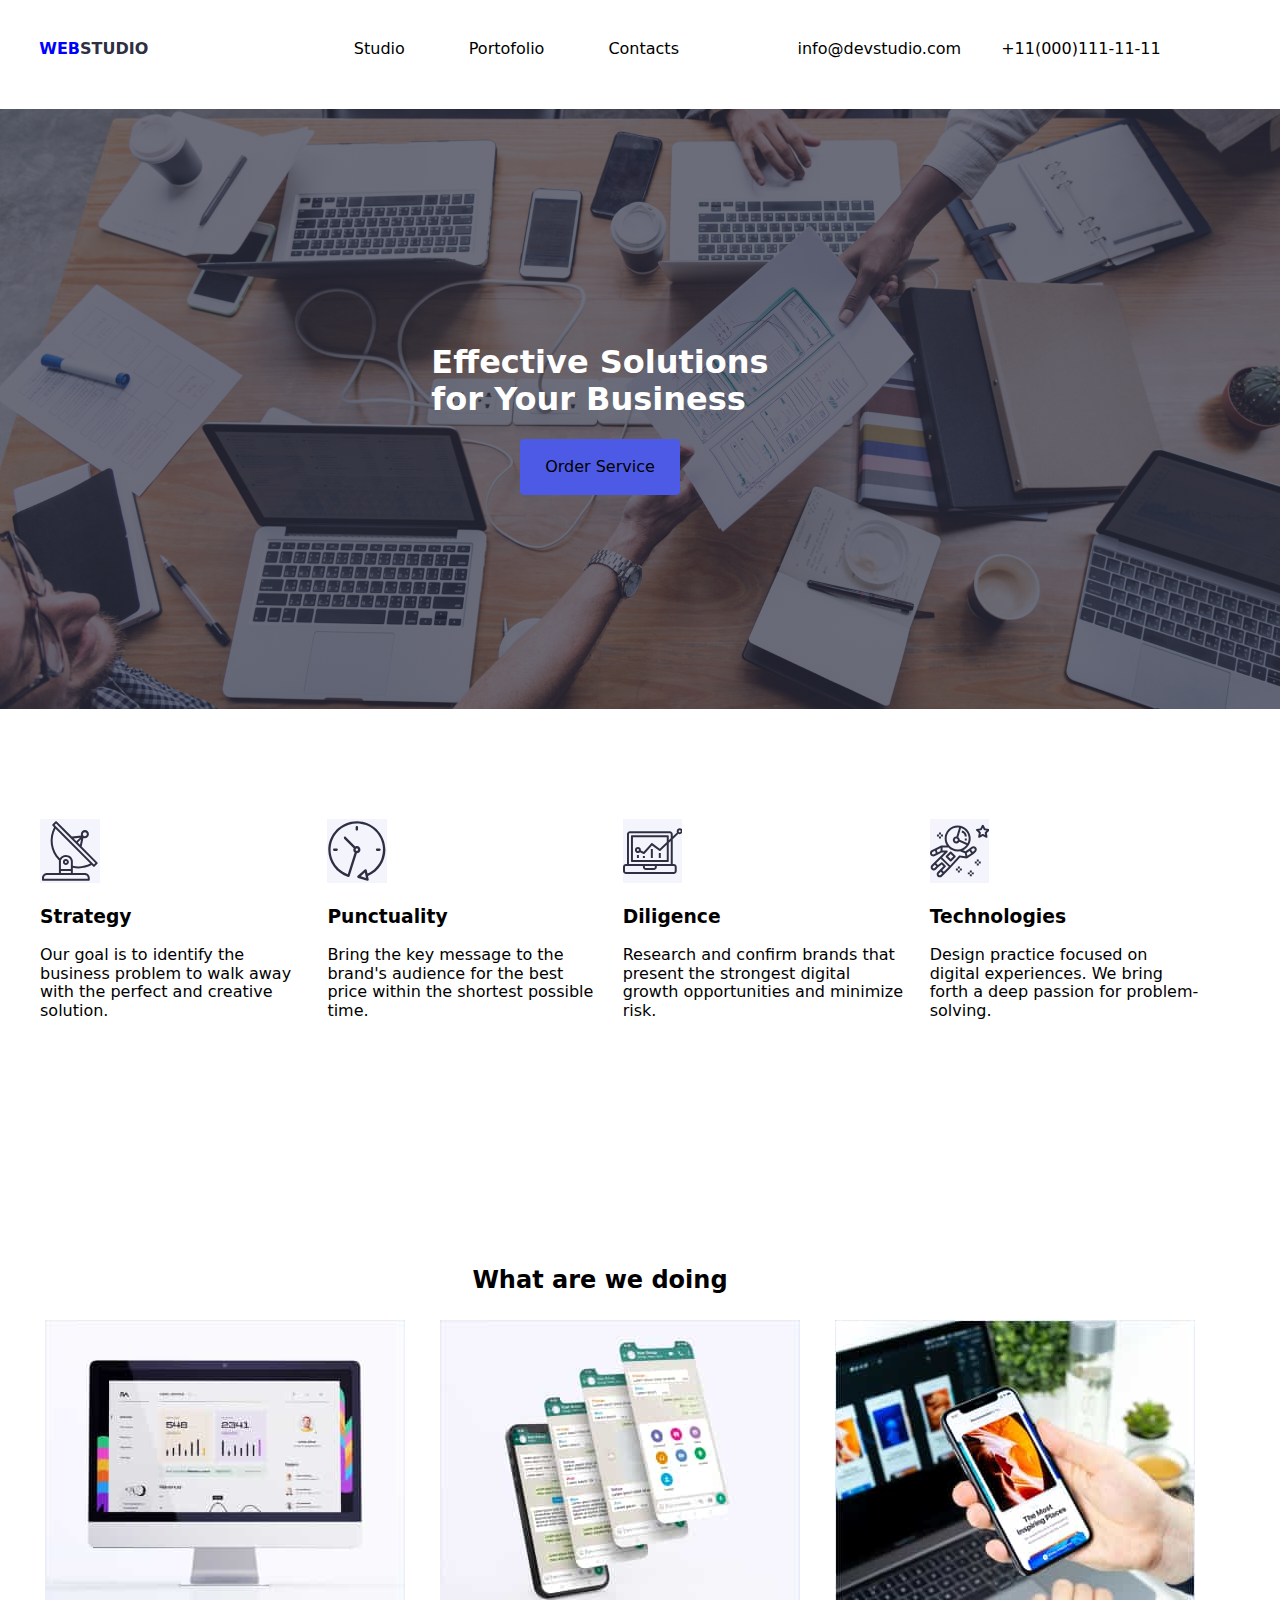
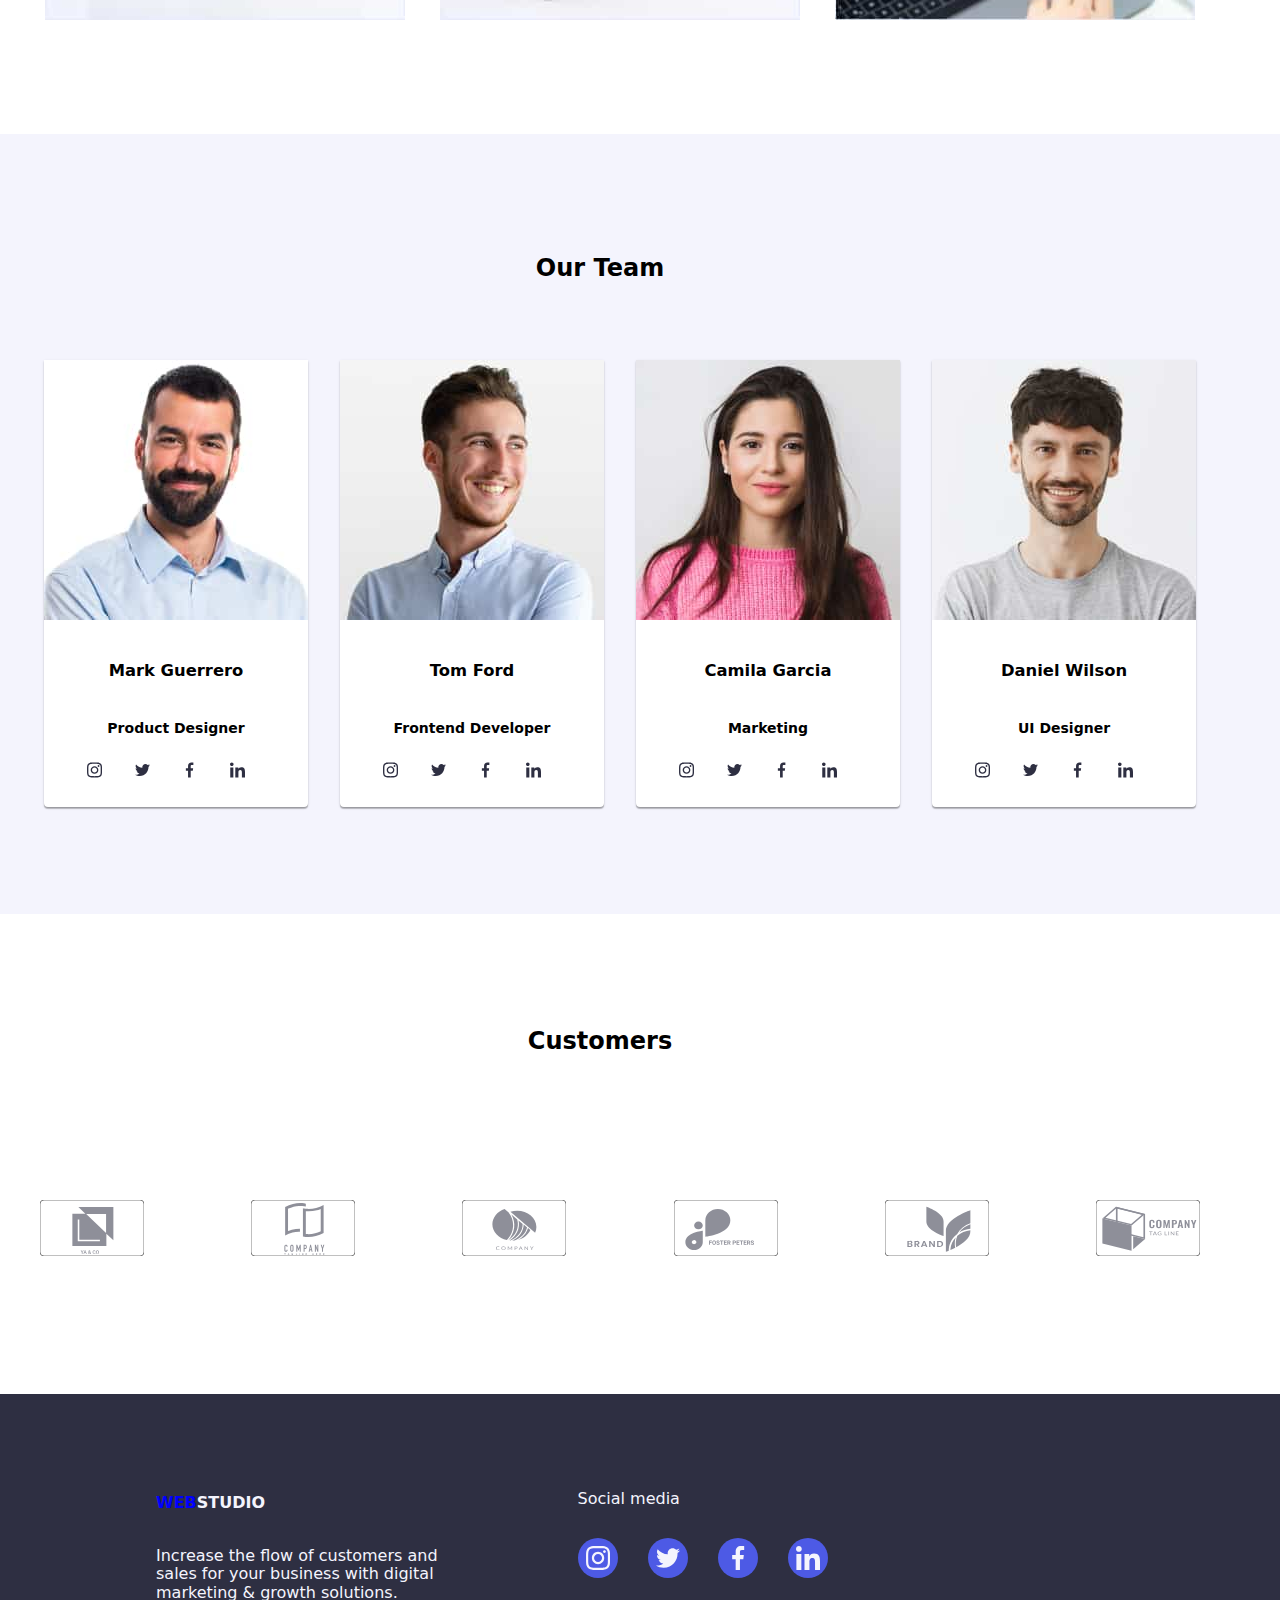
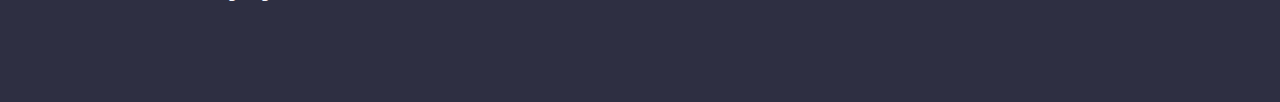
<file: index.html>
<!DOCTYPE html>
<html lang="en">

<head>
  <meta charset="UTF-8" />
  <meta name="viewport" content="width=device-width, initial-scale=1.0" />
  <title>WEBSTUDIO</title>
  <link rel="preconnect" href="https://fonts.googleapis.com" />
  <link rel="preconnect" href="https://fonts.gstatic.com" crossorigin="" />
  <link
    href="https://fonts.googleapis.com/css2?family=Raleway:ital,wght@0,700;1,700&amp;family=Roboto:wght@400;500;700;900&amp;display=swap"
    rel="stylesheet" />
  <link rel="stylesheet" href="style.css" />
  <link rel="stylesheet" href="modern-normalize.css" />
</head>
<body class="website">
  <header class="top-line container">
    <!-- Logo -->
    <a href="index.html" class="logo">STUDIO</a>
    <!-- Sectiunea Navigatie -->
    <nav class="pages">
      <ul>
        <li>
          <a href="index.html">Studio</a>
        </li>
      </ul>
      <ul>
        <li>
          <a href="Portofoliu.html">Portofolio</a>
        </li>
      </ul>
      <ul>
        <li>
          <a>Contacts</a>
        </li>
      </ul>
    </nav>
    <!-- Email and Phone -->
    <div class="link-logo">
      <a href="mailto:info@devstudio.com">info@devstudio.com</a>
      <a href="tel:+11%20(000)%20111-11-11">+11(000)111-11-11</a>
    </div>
  </header>
  <div class="header-container-content">
    <!-- Section Hero -->
    <main>
      <section class="hero section container">
        <h1 class="h1-hero">
          Effective Solutions<br />
          for Your Business
        </h1>
        <button class="button-order">Order Service</button>
      </section>
  </div>
  <!-- Section Subtitles -->
  <section class="section container">
    <ul class="about-list">
      <li>
        <div class="4-icons">
          <svg class="social-icons" width="59.72px" height="64px">
            <rect class="rect-icons" fill="#F4F4FD" width="264;" height="112px;" />
            <use href="./icons/symbol-defs1.svg#icon-antena"></use>
          </svg>
        </div>
        <h3>Strategy</h3>
        <p>
          Our goal is to identify the business problem to walk away with the
          perfect and creative solution.
        </p>
      </li>
      <li>
        <div class="4-icons">
          <svg class="social-icons" width="59.72px" height="64px">
            <rect class="rect-icons" fill="#F4F4FD" width="264;" height="112px;" />
            <use href="./icons/symbol-defs1.svg#icon-clock"></use>
          </svg>
        </div>
        <h3>Punctuality</h3>
        <p>
          Bring the key message to the brand's audience for the best price
          within the shortest possible time.
        </p>
      </li>
      <li>
        <div class="4-icons">
          <svg class="social-icons" width="59.72px" height="64px">
            <rect class="rect-icons" fill="#F4F4FD" width="264;" height="112px;" />
            <use href="./icons/symbol-defs1.svg#icon-diagram"></use>
          </svg>
        </div>
        <h3>Diligence</h3>
        <p>
          Research and confirm brands that present the strongest digital
          growth opportunities and minimize risk.
        </p>
      </li>
      <li>
        <div class="4-icons">
          <svg class="social-icons" width="59.72px" height="64px">
            <rect class="rect-icons" fill="#F4F4FD" width="264;" height="112px;" />
            <use href="./icons/symbol-defs1.svg#icon-astronaut"></use>
          </svg>
        </div>
        <h3>Technologies</h3>
        <p>
          Design practice focused on digital experiences. We bring forth a
          deep passion for problem-solving.
        </p>
      </li>
    </ul>
  </section>
  <!-- Section "What are we doing" -->
  <section class="section">
    <div class="container">
      <h2 class="sub-heder">What are we doing</h2>
      <ul class="section-img">
        <li>
          <img src="./images/monitor.jpg" alt="monitor" width="360" height="300" />
        </li>
        <li>
          <img src="./images/telefoane.jpg" alt="telefoane" width="360" height="300" />
        </li>
        <li>
          <img src="./images/telefon.jpg" alt="telefon" width="360" height="300" />
        </li>
      </ul>
    </div>
  </section>
  <!-- Section Our Team -->
  <section class="section team">
    <div class="container">
      <h2 class="h2-team">Our Team</h2>
      <ul class="team-cards">
        <li class="cards-team">
          <img src="./images/mark.jpg" alt="mark" />
          <h3 class="h3-team">Mark Guerrero</h3>
          <p class="p-team">Product Designer</p>
          <ul class="list-social-icons">
            <li>
              <a class="icon-links" href="https://www.instagram.com/" target="_blank" aria-label="instagram-link">

                <svg class="social-icons" width="16px" height="16px">
                  <use href="./icons/symbol-defs1.svg#icon-instagram"></use>
                </svg>
              </a>


            </li>
            <li>
              <a class="icon-links" href="https://twitter.com/" target="_blank" aria-label="instagram-link">
                <svg class="social-icons" width="16px" height="16px">
                  <use href="./icons/symbol-defs1.svg#icon-twitter"></use>
                </svg>
              </a>
            </li>
            <li>
              <a class="icon-links" href="https://www.facebook.com/" target="_blank" aria-label="instagram-link">
                <svg class="social-icons" width="16px" height="16px">
                  <use href="./icons/symbol-defs1.svg#icon-facebook"></use>
                </svg>
              </a>
            </li>
            <li>
              <a class="icon-links" href="https://www.linkedin.com/" target="_blank" aria-label="instagram-link">
                <svg class="social-icons" width="16px" height="16px">
                  <use href="./icons/symbol-defs1.svg#icon-linkedin"></use>
                </svg>
              </a>
            </li>
          </ul>
        </li>
        <li class="cards-team">
          <img src="./images/tom.jpg" alt="tom" />
          <h3 class="h3-team">Tom Ford</h3>
          <p class="p-team">Frontend Developer</p>
          <ul class="list-social-icons">
            <li>
              <a class="icon-links" href="https://www.instagram.com/" target="_blank" aria-label="instagram-link">
                <svg class="social-icons" width="16px" height="16px">
                  <use href="./icons/symbol-defs1.svg#icon-instagram"></use>
                </svg>
              </a>
            </li>
            <li>
              <a class="icon-links" href="https://twitter.com/" target="_blank" aria-label="instagram-link">
                <svg class="social-icons" width="16px" height="16px">
                  <use href="./icons/symbol-defs1.svg#icon-twitter"></use>
                </svg>
              </a>
            </li>
            <li>
              <a class="icon-links" href="https://www.facebook.com/" target="_blank" aria-label="instagram-link">
                <svg class="social-icons" width="16px" height="16px">
                  <use href="./icons/symbol-defs1.svg#icon-facebook"></use>
                </svg>
              </a>
            </li>
            <li>
              <a class="icon-links" href="https://www.linkedin.com/" target="_blank" aria-label="instagram-link">
                <svg class="social-icons" width="16px" height="16px">
                  <use href="./icons/symbol-defs1.svg#icon-linkedin"></use>
                </svg>
              </a>
            </li>
          </ul>
        </li>
        </li>
        <li class="cards-team">

          <img src="./images/camila.jpg" alt="camila" />
          <h3 class="h3-team">Camila Garcia</h3>
          <p class="p-team">Marketing</p>
          <ul class="list-social-icons">
            <li>

              <a class="icon-links" href="https://www.instagram.com/" target="_blank" aria-label="instagram-link">
                <svg class="social-icons" width="16px" height="16px">
                  <use href="./icons/symbol-defs1.svg#icon-instagram"></use>
                </svg>
              </a>
            </li>
            <li>
              <a class="icon-links" href="https://twitter.com/" target="_blank" aria-label="instagram-link">
                <svg class="social-icons" width="16px" height="16px">
                  <use href="./icons/symbol-defs1.svg#icon-twitter"></use>
                </svg>
              </a>
            </li>
            <li>
              <a class="icon-links" href="https://www.facebook.com/" target="_blank" aria-label="instagram-link">
                <svg class="social-icons" width="16px" height="16px">
                  <use href="./icons/symbol-defs1.svg#icon-facebook"></use>
                </svg>
              </a>
            </li>

            <li>
              <a class="icon-links" href="https://www.linkedin.com/" target="_blank" aria-label="instagram-link">
                <svg class="social-icons" width="16px" height="16px">
                  <use href="./icons/symbol-defs1.svg#icon-linkedin"></use>
                </svg>
              </a>
            </li>
          </ul>
        </li>
        <li class="cards-team">

          <img src="./images/daniel.jpg" alt="daniel" />
          <h3 class="h3-team">Daniel Wilson</h3>
          <p class="p-team">UI Designer</p>
          <ul class="list-social-icons">
            <li>
              <a class="icon-links" href="https://www.instagram.com/" target="_blank" aria-label="instagram-link">


                <svg class="social-icons" width="16px" height="16px">
                  <use href="./icons/symbol-defs1.svg#icon-instagram"></use>
                </svg>
              </a>
            </li>
            <li>
              <a class="icon-links" href="https://twitter.com/" target="_blank" aria-label="instagram-link">
                <svg class="social-icons" width="16px" height="16px">
                  <use href="./icons/symbol-defs1.svg#icon-twitter"></use>
                </svg>
              </a>
            </li>
            <li>
              <a class="icon-links" href="https://www.facebook.com/" target="_blank" aria-label="instagram-link">
                <svg class="social-icons" width="16px" height="16px">
                  <use href="./icons/symbol-defs1.svg#icon-facebook"></use>

                </svg>
              </a>
            </li>
            <li>
              <a class="icon-links" href="https://www.linkedin.com/" target="_blank" aria-label="instagram-link">
                <svg class="social-icons" width="16px" height="16px">
                  <use href="./icons/symbol-defs1.svg#icon-linkedin"></use>
                </svg>
              </a>
            </li>
          </ul>
        </li>
        </li>
    </div>
  </section>
  <section class="section customers">
    <div class="container">
      <h2>Customers</h2>
      <div class="container-customers">
        <ul class="customers-icons">
          <li class="customers-icons">

            <svg class="6-icons" width="104px" height="56px">
              <rect class="hover-rectangle" width="104px" height="56px" fill="#ffff" stroke="grey" rx="4px" />
              <use href="./icons/symbol-defs1.svg#icon-1"></use>
            </svg>



          </li>

          <li class="customers-icons">
            <svg class="6-icons" width="104px" height="56px">
              <rect class="hover-rectangle" width="104px" height="56px" fill="#ffff" stroke="grey" rx="4px" />

              <use href="./icons/symbol-defs1.svg#icon-2"></use>

            </svg>

          </li>
          <li class="customers-icons">
            <svg class="6-icons" width="104px" height="56px">
              <rect class="hover-rectangle" width="104px" height="56px" fill="#ffff" stroke="grey" rx="4px" />
              <use href="./icons/symbol-defs1.svg#icon-3"></use>
            </svg>

          </li>
          <li class="customers-icons">
            <svg class="6-icons" width="104px" height="56px">
              <rect class="hover-rectangle" width="104px" height="56px" fill="#ffff" stroke="grey" rx="4px" />
              <use href="./icons/symbol-defs1.svg#icon-4"></use>
            </svg>

          </li>
          <li class="customers-icons">
            <svg class="6-icons" width="104px" height="56px">
              <rect class="hover-rectangle" width="104px" height="56px" fill="#ffff" stroke="grey" rx="4px" />
              <use href="./icons/symbol-defs1.svg#icon-5"></use>
            </svg>

          </li>
          <li class="customers-icons">
            <svg class="6-icons" width="104px" height="56px">
              <rect class="hover-rectangle" width="104" height="56" fill="#ffff" stroke="grey" stroke-width="1px"
                rx="4px" />
              <use href="./icons/symbol-defs1.svg#icon-6"></use>
            </svg>

          </li>
        </ul>
      </div>
    </div>



  </section>
  </main>
  <footer class="footer">
    <div class="container">
    <section class="footer">
    <!-- Logo -->
    <div class="logo-footer">
      <a href="index.html" class="logo">STUDIO</a>
      <p class="p-footer">
        Increase the flow of customers and <br> sales for your business with digital <br>
        marketing & growth solutions.
      </p>

    </div>
    <div class="social-media-footer">
      <p>Social media</p>
      <ul class="list-social-icons">
        <li>
          <a class="icon-links-footer" href="https://www.instagram.com/" target="_blank" aria-label="instagram-link">


            <svg class="social-icons-footer" width="24px" height="24px">
              <use href="./icons/symbol-defs1.svg#icon-instagram"></use>
            </svg>
          </a>
        </li>
        <li>
          <a class="icon-links-footer" href="https://twitter.com/" target="_blank" aria-label="instagram-link">
            <svg class="social-icons-footer" width="24px" height="24px">
              <use href="./icons/symbol-defs1.svg#icon-twitter"></use>
            </svg>
          </a>
        </li>
        <li>
          <a class="icon-links-footer" href="https://www.facebook.com/" target="_blank" aria-label="instagram-link">
            <svg class="social-icons-footer" width="24px" height="24px">
              <use href="./icons/symbol-defs1.svg#icon-facebook"></use>

            </svg>
          </a>
        </li>
        <li>
          <a class="icon-links-footer" href="https://www.linkedin.com/" target="_blank" aria-label="instagram-link">
            <svg class="social-icons-footer" width="24px" height="24px">
              <use href="./icons/symbol-defs1.svg#icon-linkedin"></use>
            </svg>
          </a>
        </li>
      </ul>
    </div>
  </section>
</div>
  </footer>


</body>

</html>
</file>
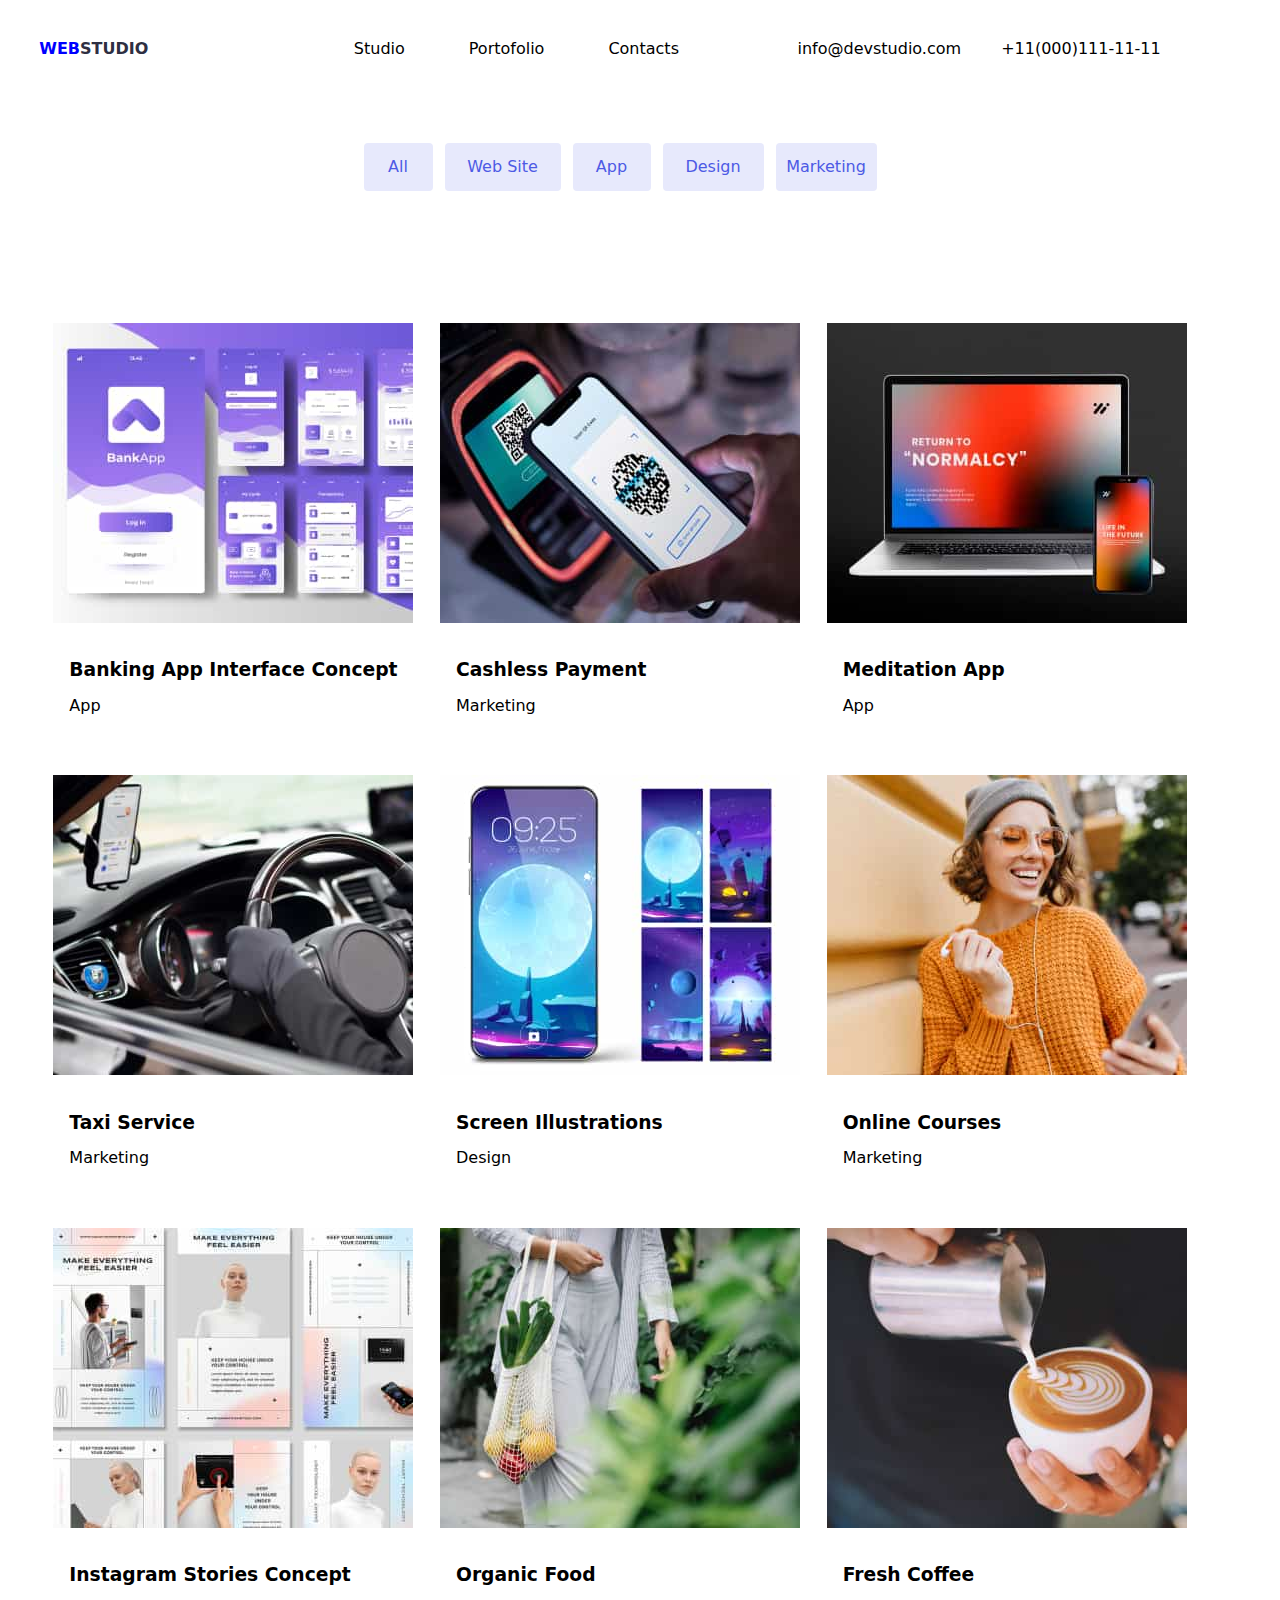
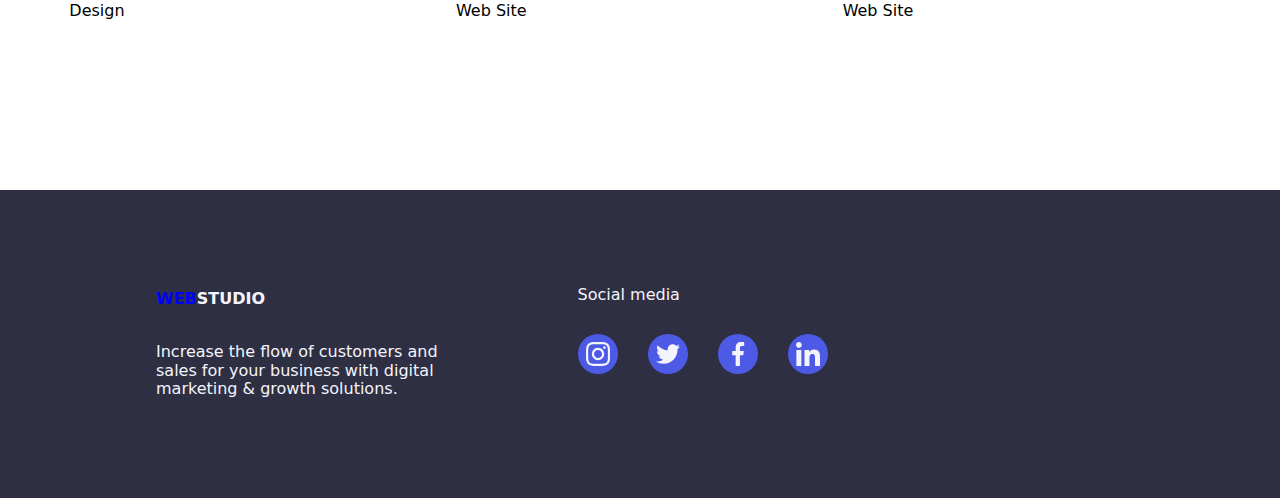
<file: Portofoliu.html>
<!DOCTYPE html>
<html lang="en">
  <head>
    <meta charset="UTF-8" />
    <meta name="viewport" content="width=device-width, initial-scale=1.0" />
    <title>Portofoliu</title>
    <link rel="preconnect" href="https://fonts.googleapis.com" />
    <link rel="preconnect" href="https://fonts.gstatic.com" crossorigin />
    <link
      href="https://fonts.googleapis.com/css2?family=Raleway:ital,wght@0,700;1,700&family=Roboto:wght@400;500;700;900&display=swap"
      rel="stylesheet"
    />
    <link rel="stylesheet" href="style.css" />
    <link rel="stylesheet" href="modern-normalize.css" />
  </head>

  <body class="website">
    <header class="top-line container">
      <!-- Logo -->
      <a href="index.html" class="logo">STUDIO</a>
      <!-- Sectiunea Navigatie -->
      <nav class="pages">
        <ul>
          <li><a href="index.html">Studio</a></li>
        </ul>
        <ul>
          <li><a href="Portofoliu.html">Portofolio</a></li>
        </ul>
        <ul>
          <li><a>Contacts</a></li>
        </ul>
      </nav>
      <!-- Email and Phone -->
      <div class="link-logo">
        <a href="mailto:info@devstudio.com">info@devstudio.com</a>
        <a href="tel:+11 (000) 111-11-11">+11(000)111-11-11</a>
      </div>
    </header>
    <!-- Main section -->
    <main>
      <!-- Filter bar -->
      <section class="buttons container section">
        <ul class="active-buttons">
          <li><button type="button" class="all">All</button></li>
          <li><button type="button" class="web">Web Site</button></li>
          <li><button type="button" class="app">App</button></li>
          <li><button type="button" class="design">Design</button></li>
          <li><button type="button" class="marketing">Marketing</button></li>
        </ul>
      </section>
      <!-- Project Cards -->
      <section class="container section">
        <ul class="images-list">
          <li class="portofolio-cards">
            <img
              src="./images/bankapp.jpg"
              alt="bankapp"
              width="360"
              height="300"
            />
            <h3 class="h3-images">Banking App Interface Concept</h3>
            <p class="p-images">App</p>
          </li>
          <li class="portofolio-cards">
            <img
              src="./images/contactless.jpg"
              alt="cashless"
              width="360"
              height="300"
            />
            <h3 class="h3-images">Cashless Payment</h3>
            <p class="p-images">Marketing</p>
          </li>
          <li class="portofolio-cards">
            <img
              src="./images/laptop.jpg"
              alt="laptop"
              width="360"
              height="300"
            />
            <h3 class="h3-images">Meditation App</h3>
            <p class="p-images">App</p>
          </li>
          <li class="portofolio-cards">
            <img
              src="./images/driving.jpg"
              alt="driving"
              width="360"
              height="300"
            />
            <h3 class="h3-images">Taxi Service</h3>
            <p class="p-images">Marketing</p>
          </li>
          <li class="portofolio-cards">
            <img
              src="./images/ecran.jpg"
              alt="screen"
              width="360"
              height="300"
            />
            <h3 class="h3-images">Screen Illustrations</h3>
            <p class="p-images">Design</p>
          </li>
          <li class="portofolio-cards">
            <img
              src="./images/music.jpg"
              alt="music"
              width="360"
              height="300"
            />
            <h3 class="h3-images">Online Courses</h3>
            <p class="p-images">Marketing</p>
          </li>
          <li class="portofolio-cards">
            <img
              src="./images/website.jpg"
              alt="website"
              width="360"
              height="300"
            />
            <h3 class="h3-images">Instagram Stories Concept</h3>
            <p class="p-images">Design</p>
          </li>
          <li class="portofolio-cards">
            <img
              src="./images/shopping.jpg"
              alt="shopping"
              width="360"
              height="300"
            />
            <h3 class="h3-images">Organic Food</h3>
            <p class="p-images">Web Site</p>
          </li>
          <li class="portofolio-cards">
            <img
              src="./images/coffee.jpg"
              alt="coffee"
              width="360"
              height="300"
            />
            <h3 class="h3-images">Fresh Coffee</h3>
            <p class="p-images">Web Site</p>
          </li>
        </ul>
      </section>
    </main>
    <footer class="footer">
      <div class="container">
        <section class="footer">
          <!-- Logo -->
          <div class="logo-footer">
            <a href="index.html" class="logo">STUDIO</a>
            <p class="p-footer">
              Increase the flow of customers and <br />
              sales for your business with digital <br />
              marketing & growth solutions.
            </p>
          </div>
          <div class="social-media-footer">
            <p>Social media</p>
            <ul class="list-social-icons">
              <li>
                <a
                  class="icon-links-footer"
                  href="https://www.instagram.com/"
                  target="_blank"
                  aria-label="instagram-link"
                >
                  <svg class="social-icons-footer" width="24px" height="24px">
                    <use href="./icons/symbol-defs1.svg#icon-instagram"></use>
                  </svg>
                </a>
              </li>
              <li>
                <a
                  class="icon-links-footer"
                  href="https://twitter.com/"
                  target="_blank"
                  aria-label="instagram-link"
                >
                  <svg class="social-icons-footer" width="24px" height="24px">
                    <use href="./icons/symbol-defs1.svg#icon-twitter"></use>
                  </svg>
                </a>
              </li>
              <li>
                <a
                  class="icon-links-footer"
                  href="https://www.facebook.com/"
                  target="_blank"
                  aria-label="instagram-link"
                >
                  <svg class="social-icons-footer" width="24px" height="24px">
                    <use href="./icons/symbol-defs1.svg#icon-facebook"></use>
                  </svg>
                </a>
              </li>
              <li>
                <a
                  class="icon-links-footer"
                  href="https://www.linkedin.com/"
                  target="_blank"
                  aria-label="instagram-link"
                >
                  <svg class="social-icons-footer" width="24px" height="24px">
                    <use href="./icons/symbol-defs1.svg#icon-linkedin"></use>
                  </svg>
                </a>
              </li>
            </ul>
          </div>
        </section>
      </div>
    </footer>
  </body>
</html>
</file>
<file: style.css>
.root {
  --link-color: #2e2f42;
  --global-font-family: "Roboto", sans-serif;
  --logo-font-family: "Raleway", sans-serif;
  --link-logo: #434455;
  --global-withe-text: #f4f4fd;
}

.website {
  font-family: var(--global-font-family);
}

.logo-footer::before {
  color: blue;
  font-family: var(--logo-font-family);
  font-weight: 800;
  size: 18px;
  text-decoration: none;
}

.footer .logo {
  color: #f4f4fd;
  text-decoration: none;
}

.logo::before {
  content: "WEB";
  color: blue;
  font-family: var(--logo-font-family);
  font-weight: 800;
  size: 18px;
  text-decoration: none;
}

.logo {
  color: #2e2f42;
  text-decoration: none;
  font-family: var(--logo-font-family);
  font-weight: 800;
  size: 18px;
  width: 156px;
  margin-top: 24px;
  margin-bottom: 24px;
}

.link-logo a {
  color: var(--link-logo);
  text-decoration: none;
  size: 16px;
  line-height: 1.5;
  justify-content: space-around;
  margin-top: 24px;
  margin-bottom: 24px;
}

.link-logo {
  display: flex;
  gap: 40px;
  margin-top: 24px;
  margin-bottom: 24px;
  margin-block-start: 0;
}

.pages a {
  color: var(--link-color);
  text-decoration: none;
  font-weight: 500;
  gap: 40px;
  display: flex;
  margin-top: 24px;
  margin-bottom: 24px;
}

ul {
  list-style-type: none;
}

.hero {
  display: flex;
  flex-direction: column;
  justify-content: center;
  align-items: center;
  color: #ffffff;
  top: 72px;
  width: 1440px;
  height: 600px;
  top: 72px;
}

.rect-icons {
  width: 264px;
  height: 112px;
  position: absolute;
  left: 0px;
  top: 0px;
  background: #f4f4fd;
  border-radius: 4px;
}

.header-container-content {
  width: 1440px;
  height: 600px;
  position: relative;
  background-image: linear-gradient(
      rgba(46, 47, 66, 0.7),
      rgba(46, 47, 66, 0.7)
    ),
    url(./images/office.png);
  background-size: cover;
}

.top-line {
  display: flex;
  justify-content: space-around;
  gap: 40px;
  margin-block-start: 0;
}

.pages {
  display: flex;
  justify-content: space-evenly;
  margin-block-start: 0;
  gap: 24px;
}

.top-line {
  align-items: baseline;
}

.h1-hero {
  display: flex;
  justify-content: center;
  align-items: center;
}

.button-order {
  padding: 16px, 32px, 16px, 32px;
  cursor: pointer;
  width: 160px;
  height: 56px;
  gap: 10px;
  border-radius: 4px 4px 4px;
  background-color: #4d5ae5;
  padding: 0;
  outline: none;
  border: none;
}

.button-order:hover {
  background-color: #4d5ae5;
  color: #ffffff;
  cursor: pointer;
  border: none;
}

.about li h3 {
  font-weight: 500;
  size: 20px;
  color: var(--link-color);
  line-height: 1.5;
}

.about li p {
  size: 16px;
  color: var(--link-color);
  line-height: 1.5;
}

.sub-heder {
  font-weight: 700;
  size: 36px;
  color: var(--link-color);
  line-height: 40px;
}

.team {
  font-weight: 700;
  size: 36px;
  color: var(--link-color);
  line-height: 40px;
}

.our-team h3 {
  font-weight: 500;
  size: 20px;
  color: var(--link-color);
  line-height: 1.5;
}

.our-team p {
  size: 16px;
  color: var(--link-logo);
  line-height: 1.5;
}

.footer {
  background-color: #2e2f42;
  color: #f4f4fd;
  width: 1440px;
  display: flex;
  justify-content: unset;
  align-content: baseline;
  flex-wrap: wrap;
}

.logo-studio {
  color: #ffffff;
  line-height: 21px;
}

.buttons .all {
  font-weight: 500;
  color: #4d5ae5;
  background-color: #e7e9fc;
  width: 69px;
  height: 48px;
  padding: 12px, 24px, 12px, 24px;
  cursor: pointer;
  border: none;
  border-radius: 4px;
  line-height: 1.5;
}

.buttons .all:hover {
  background-color: #404bbf;
  color: #ffffff;
}

.buttons .web {
  color: #4d5ae5;
  background-color: #e7e9fc;
  width: 116px;
  height: 48px;
  padding: 12px, 24px, 12px, 24px;
  cursor: pointer;
  border: 1px;
  border-radius: 4px;
  font-weight: 500;
  line-height: 1.5;
}

.buttons .web:hover {
  background-color: #404bbf;
  color: #ffffff;
}

.buttons .app {
  color: #4d5ae5;
  background-color: #e7e9fc;
  width: 78px;
  height: 48px;
  padding: 12px, 24px, 12px, 24px;
  cursor: pointer;
  border: 1px;
  border-radius: 4px;
  font-weight: 500;
  line-height: 1.5;
}

.buttons .app:hover {
  background-color: #404bbf;
  color: #ffffff;
}

.buttons .design {
  color: #4d5ae5;
  background-color: #e7e9fc;
  width: 101px;
  height: 48px;
  padding: 12px, 24px, 12px, 24px;
  cursor: pointer;
  border: 1px;
  border-radius: 4px;
  font-weight: 500;
  line-height: 1.5;
}

.buttons .design:hover {
  background-color: #404bbf;
  color: #ffffff;
}

.buttons .marketing {
  color: #4d5ae5;
  background-color: #e7e9fc;
  width: 101px;
  height: 48px;
  padding: 12px, 24px, 12px, 24px;
  cursor: pointer;
  border: 1px;
  border-radius: 4px;
  font-weight: 500;
  line-height: 1.5;
}

.buttons .marketing:hover {
  background-color: #404bbf;
  color: #ffffff;
}

.container {
  width: 1200px;
  /* margin-top: -24px;
  margin-bottom: -24px; */
}

.about-list {
  display: flex;
  justify-content: space-around;
  gap: 24px;
}

.section-img {
  display: flex;
  justify-content: space-around;
  gap: 24px;
}

.sub-heder {
  display: flex;
  justify-content: center;
}

.list-social-icons {
  list-style-type: none;
  display: flex;
  align-items: center;
  justify-content: space-evenly;
  padding-bottom: 30px;
  margin-right: 60px;
  gap: 30px;
}

.social-icons {
  fill: #2e2f42;
}

.social-icons:hover {
  fill: #4d5ae5;
}

.icon-links {
  display: flex;
  border-radius: 50%;
  background-color: white;
  display: flex;
  justify-content: center;
  align-content: center;
  width: 15px;
  height: 15px;
}

.cards-team {
  font-size: 14px;
  text-align: center;
  box-shadow: 0px 1px 3px rgba(0, 0, 0, 0.12), 0px 1px 1px rgba(0, 0, 0, 0.14),
    0px 2px 1px rgba(0, 0, 0, 0.2);
  border-radius: 0px 0px 4px 4px;
  background-color: #ffffff;
}

.team {
  background-color: #f4f4fd;
  width: 1440px;
  height: 780px;
}

.h2-team {
  text-align: center;
}

.team-cards {
  display: flex;
  justify-content: space-around;
  gap: 24px;
  margin-top: 72px;
  margin-bottom: 200px;
}

.section {
  padding-top: 94px;
  padding-bottom: 94px;
}

.logo-footer {
  display: flex;

  flex-direction: column;

  margin-left: 156px;
}

.p-footer {
  margin-bottom: 100px;
  margin-top: 17.5px;
}

.logo-footer .logo {
  margin-top: 100px;
  margin-bottom: 17.5px;
}

.active-buttons {
  display: flex;
  flex-direction: row;
  flex-wrap: wrap;
  margin-top: -60px;
  justify-content: center;
  align-items: center;
  align-content: center;
  gap: 12px;
}

.images-list {
  display: flex;
  flex-wrap: wrap;
  justify-content: space-around;
  border: #e7e9fc;
  margin-top: -72px;
  cursor: pointer;
}

.container .section {
  padding-top: 94px;
  padding-bottom: 0px;
}

.h3-images {
  margin-left: 16px;
  margin-top: 32px;
  margin-bottom: 8px;
}

.p-images {
  margin-left: 16px;
  margin-bottom: 60px;
}

.h2-customers {
  display: flex;
  justify-content: center;
  margin-top: 120px;
  margin-bottom: 280px;
}

.customers {
  text-align: center;
  justify-content: center;
  margin-bottom: 72px;
}

.customers-icons {
  fill: #8e8f99;
  display: flex;
  justify-content: space-evenly;
}

.customers-icons {
  display: flex;
  justify-content: space-between;
  margin-top: 72px;
  margin-bottom: 120px;
}

.container-customers {
  height: 100px;
}

.customers-icons:hover {
  fill: #4d5ae5;
}

.hover-rectangle:hover {
  stroke: #4d5ae5;
}

.portofolio-cards:hover {
  font-size: 14px;

  box-shadow: 0px 1px 3px rgba(0, 0, 0, 0.12), 0px 1px 1px rgba(0, 0, 0, 0.14),
    0px 2px 1px rgba(0, 0, 0, 0.2);
  border-radius: 0px 0px 4px 4px;
  margin-bottom: 48px;
}
.social-media-footer {
  margin-top: 80px;
  margin-left: 100px;
}
.social-media-footer p {
  margin-left: 40px;
  font-family: var(--global-font-family);
  margin-bottom: 30px;
}
.icon-links-footer {
  display: flex;
  border-radius: 50%;
  background-color: #4d5ae5;
  display: flex;
  justify-content: center;
  align-content: center;
  width: 40px;
  height: 40px;
  flex-flow: wrap;
}
.social-media-footer svg {
  fill: #f4f4fd;
}
.footer .container {
  width: 1440px;
}
</file>
